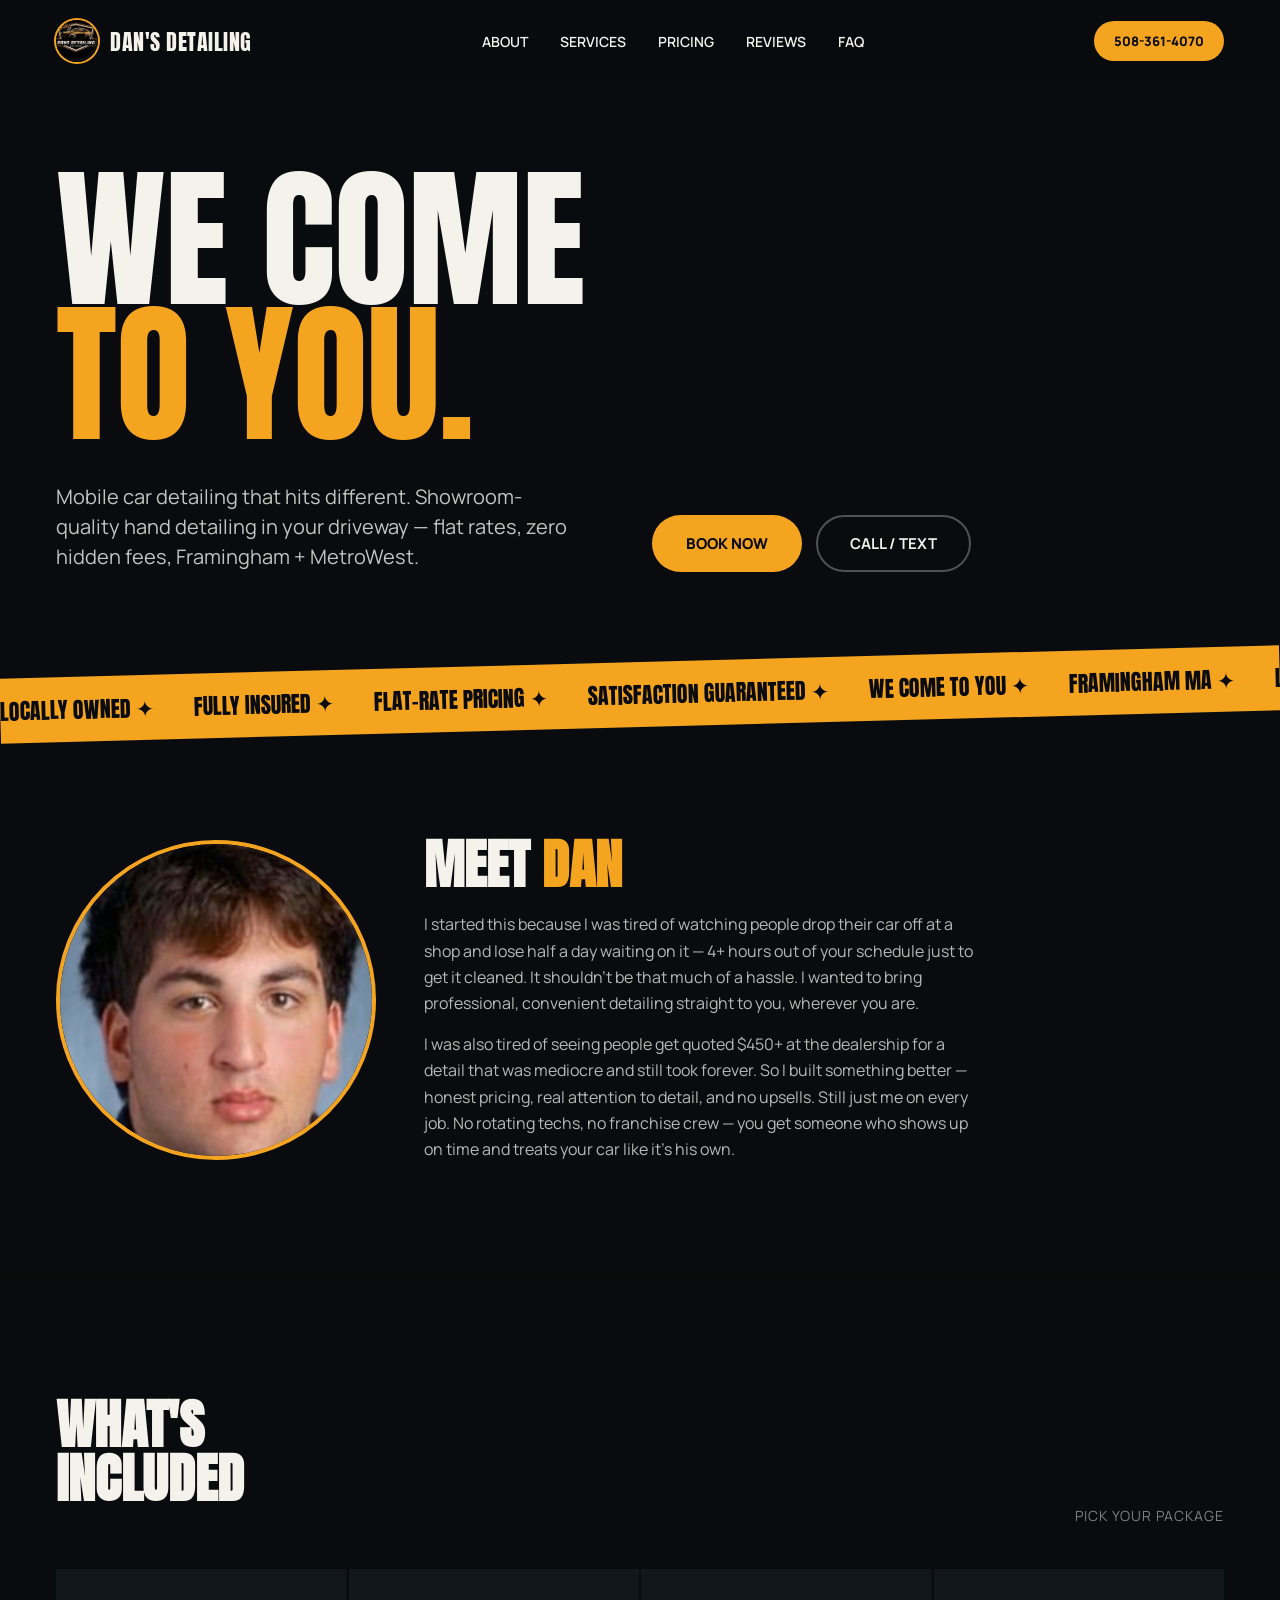
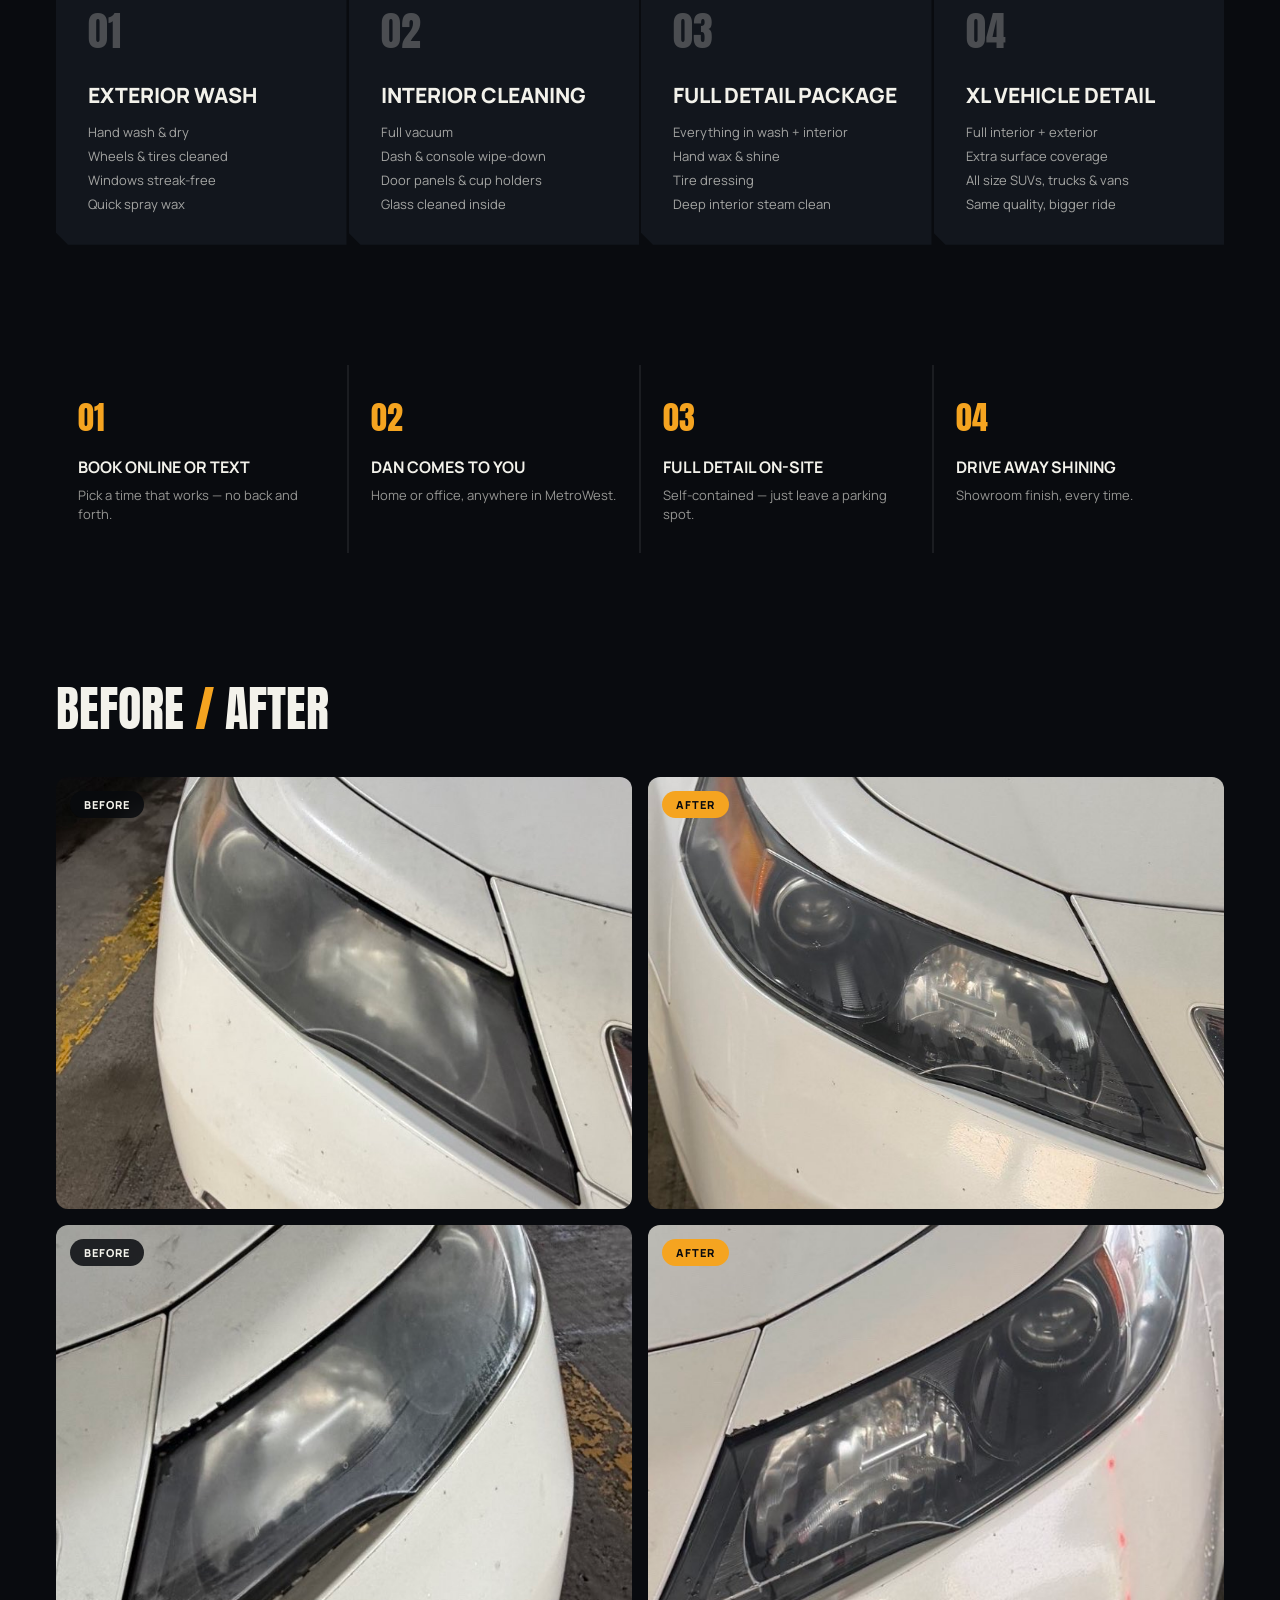
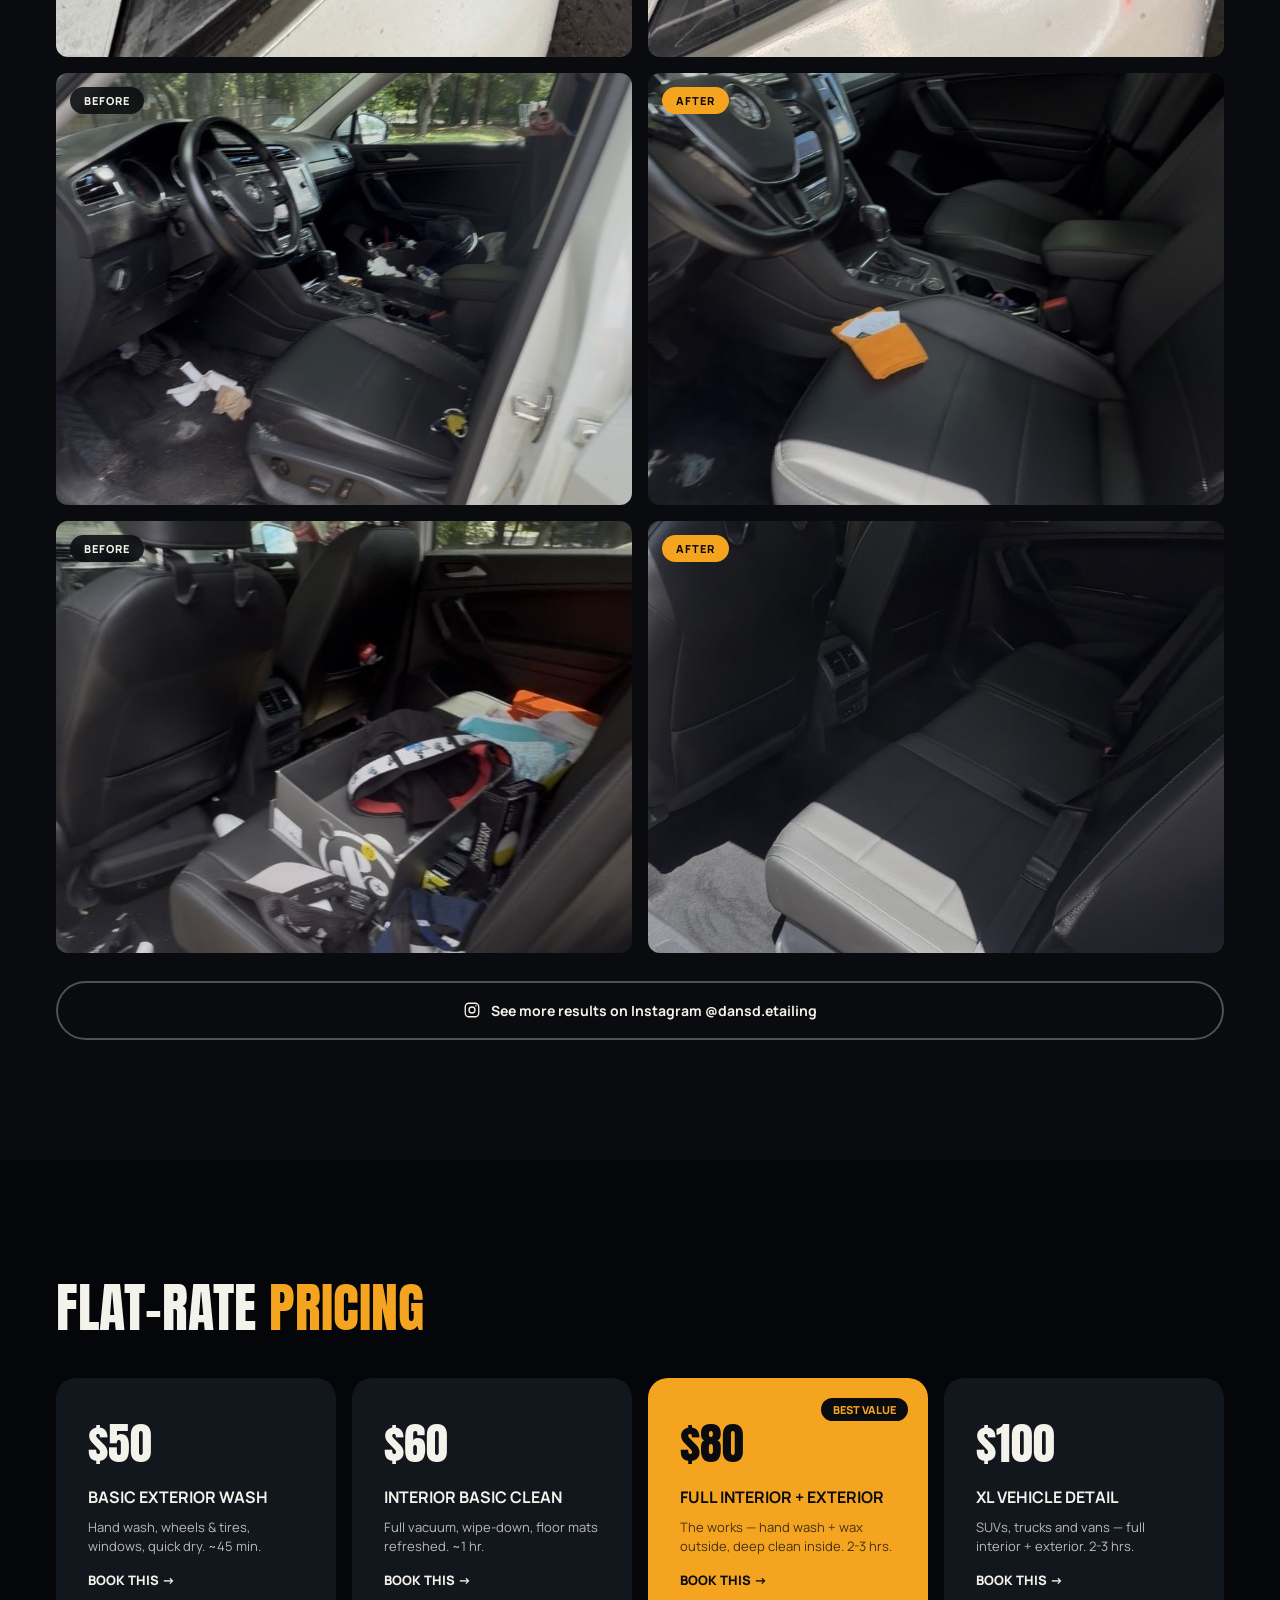
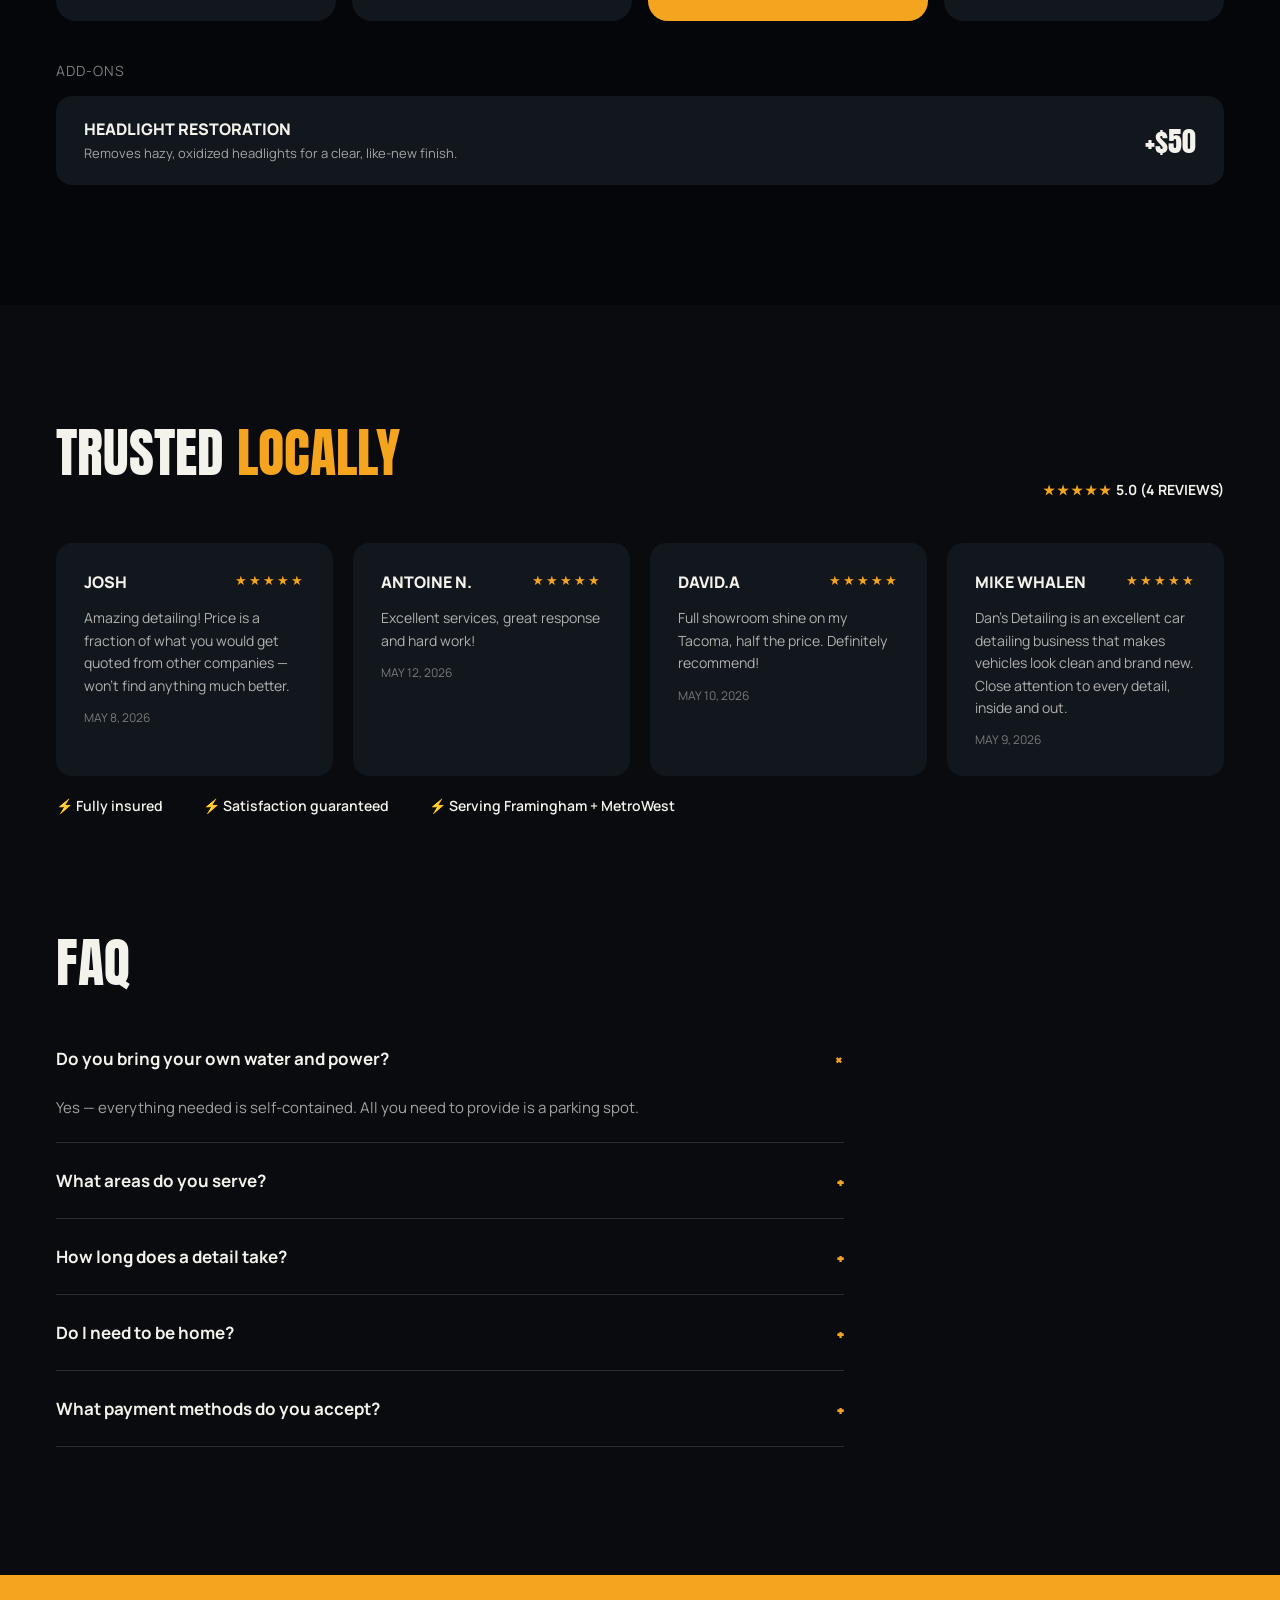
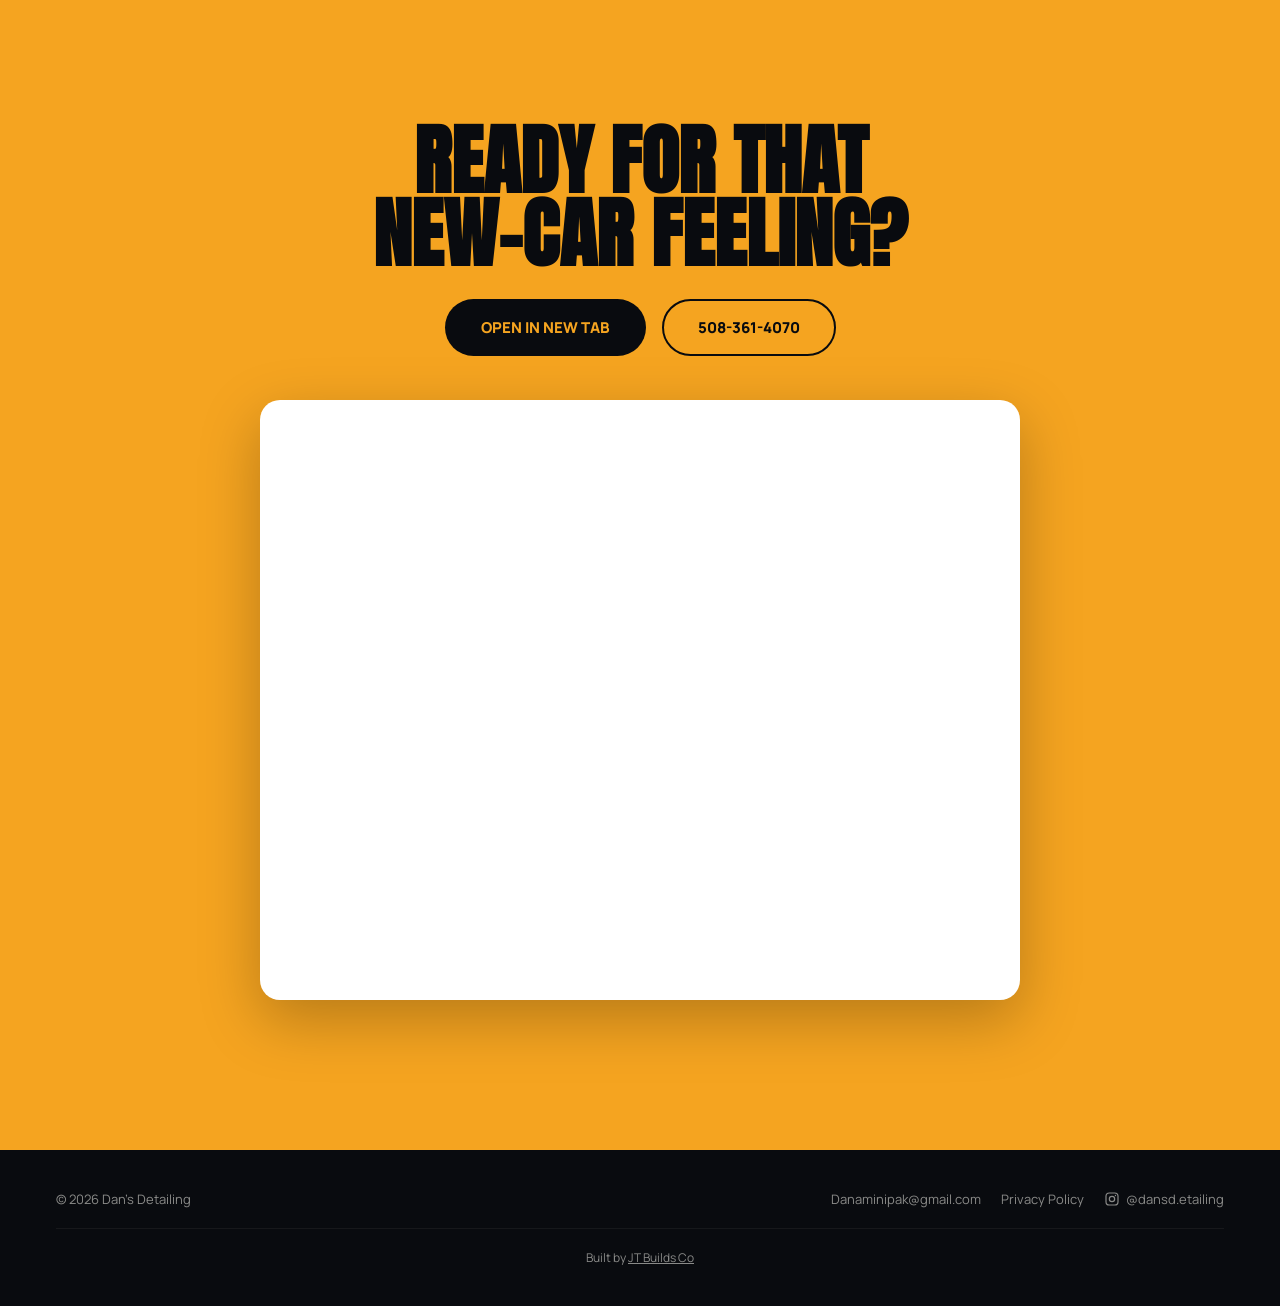
<file: index.html>
<!DOCTYPE html>
<html lang="en">
<head>
<meta charset="utf-8">
<meta name="viewport" content="width=device-width, initial-scale=1">
<title>Dan's Detailing | Mobile Car Detailing in Framingham &amp; MetroWest MA</title>
<meta name="description" content="Mobile car detailing that comes to you. Showroom-quality hand detailing in your driveway. Flat-rate pricing, fully insured, serving Framingham and MetroWest, MA.">
<link rel="icon" href="assets/dans-detailing-logo.jpg">
<link rel="preconnect" href="https://fonts.googleapis.com">
<link rel="preconnect" href="https://fonts.gstatic.com" crossorigin>
<link href="https://fonts.googleapis.com/css2?family=Anton&family=Manrope:wght@400;500;600;700;800&display=swap" rel="stylesheet">
<link rel="stylesheet" href="styles.css">
</head>
<body>

<nav class="nav">
  <div class="brand">
    <img src="assets/dans-detailing-logo.jpg" alt="Dan's Detailing logo" class="brand-logo" width="200" height="190">
    <span class="brand-name">Dan's Detailing</span>
  </div>
  <div class="nav-links">
    <a href="#about">About</a>
    <a href="#services">Services</a>
    <a href="#pricing">Pricing</a>
    <a href="#proof">Reviews</a>
    <a href="#faq">FAQ</a>
  </div>
  <a href="tel:5083614070" class="nav-phone">508-361-4070</a>
</nav>

<header class="hero">
  <div class="hero-title">
    <div>We Come</div>
    <div class="accent">To You.</div>
  </div>
  <div class="hero-row">
    <p class="hero-copy">Mobile car detailing that hits different. Showroom-quality hand detailing in your driveway — flat rates, zero hidden fees, Framingham + MetroWest.</p>
    <div class="hero-ctas">
      <a href="#book" class="btn btn-accent">Book Now</a>
      <a href="tel:5083614070" class="btn btn-outline">Call / Text</a>
    </div>
  </div>
</header>

<div class="marquee-wrap">
  <div class="marquee">
    <span>LOCALLY OWNED ✦</span>
    <span>FULLY INSURED ✦</span>
    <span>FLAT-RATE PRICING ✦</span>
    <span>SATISFACTION GUARANTEED ✦</span>
    <span>WE COME TO YOU ✦</span>
    <span>FRAMINGHAM MA ✦</span>
    <span>LOCALLY OWNED ✦</span>
    <span>FULLY INSURED ✦</span>
    <span>FLAT-RATE PRICING ✦</span>
    <span>SATISFACTION GUARANTEED ✦</span>
    <span>WE COME TO YOU ✦</span>
    <span>FRAMINGHAM MA ✦</span>
  </div>
</div>

<section id="about" class="about">
  <div class="reveal about-photo">
    <img src="assets/dan-headshot.jpg" alt="Dan, owner of Dan's Detailing" width="612" height="612" loading="lazy" decoding="async">
  </div>
  <div class="reveal">
    <h2 class="section-title">Meet <span class="accent">Dan</span></h2>
    <p class="body-copy">I started this because I was tired of watching people drop their car off at a shop and lose half a day waiting on it — 4+ hours out of your schedule just to get it cleaned. It shouldn't be that much of a hassle. I wanted to bring professional, convenient detailing straight to you, wherever you are.</p>
    <p class="body-copy">I was also tired of seeing people get quoted $450+ at the dealership for a detail that was mediocre and still took forever. So I built something better — honest pricing, real attention to detail, and no upsells. Still just me on every job. No rotating techs, no franchise crew — you get someone who shows up on time and treats your car like it's his own.</p>
  </div>
</section>

<section id="services" class="services">
  <div class="reveal section-head">
    <h2 class="section-title">What's<br>Included</h2>
    <div class="eyebrow">Pick your package</div>
  </div>
  <div class="card-grid">
    <div class="reveal card">
      <div class="card-n">01</div>
      <div class="card-title">Exterior Wash</div>
      <div class="card-items">
        <div>Hand wash &amp; dry</div>
        <div>Wheels &amp; tires cleaned</div>
        <div>Windows streak-free</div>
        <div>Quick spray wax</div>
      </div>
    </div>
    <div class="reveal card">
      <div class="card-n">02</div>
      <div class="card-title">Interior Cleaning</div>
      <div class="card-items">
        <div>Full vacuum</div>
        <div>Dash &amp; console wipe-down</div>
        <div>Door panels &amp; cup holders</div>
        <div>Glass cleaned inside</div>
      </div>
    </div>
    <div class="reveal card">
      <div class="card-n">03</div>
      <div class="card-title">Full Detail Package</div>
      <div class="card-items">
        <div>Everything in wash + interior</div>
        <div>Hand wax &amp; shine</div>
        <div>Tire dressing</div>
        <div>Deep interior steam clean</div>
      </div>
    </div>
    <div class="reveal card">
      <div class="card-n">04</div>
      <div class="card-title">XL Vehicle Detail</div>
      <div class="card-items">
        <div>Full interior + exterior</div>
        <div>Extra surface coverage</div>
        <div>All size SUVs, trucks &amp; vans</div>
        <div>Same quality, bigger ride</div>
      </div>
    </div>
  </div>
</section>

<section class="steps">
  <div class="reveal steps-grid">
    <div class="step">
      <div class="step-n">01</div>
      <div class="step-title">Book online or text</div>
      <div class="step-desc">Pick a time that works — no back and forth.</div>
    </div>
    <div class="step">
      <div class="step-n">02</div>
      <div class="step-title">Dan comes to you</div>
      <div class="step-desc">Home or office, anywhere in MetroWest.</div>
    </div>
    <div class="step">
      <div class="step-n">03</div>
      <div class="step-title">Full detail on-site</div>
      <div class="step-desc">Self-contained — just leave a parking spot.</div>
    </div>
    <div class="step">
      <div class="step-n">04</div>
      <div class="step-title">Drive away shining</div>
      <div class="step-desc">Showroom finish, every time.</div>
    </div>
  </div>
</section>

<section class="before-after">
  <div class="reveal ba-title">Before <span class="accent">/</span> After</div>
  <div class="reveal ba-grid">
    <div class="ba-photo">
      <img src="assets/headlight-before-1.jpeg" alt="Hazy, oxidized headlight before restoration" loading="lazy">
      <span class="ba-badge ba-badge-before">Before</span>
    </div>
    <div class="ba-photo">
      <img src="assets/headlight-after-1.jpeg" alt="Clear, restored headlight after detailing" loading="lazy">
      <span class="ba-badge ba-badge-after">After</span>
    </div>
  </div>
  <div class="reveal ba-grid">
    <div class="ba-photo">
      <img src="assets/headlight-before-2.jpeg" alt="Hazy, oxidized headlight before restoration" loading="lazy">
      <span class="ba-badge ba-badge-before">Before</span>
    </div>
    <div class="ba-photo">
      <img src="assets/headlight-after-2.jpeg" alt="Clear, restored headlight after detailing" loading="lazy">
      <span class="ba-badge ba-badge-after">After</span>
    </div>
  </div>
  <div class="reveal ba-grid">
    <div class="ba-photo">
      <img src="assets/interior-before-1.jpeg" alt="Cluttered, dirty front seat interior before detailing" loading="lazy">
      <span class="ba-badge ba-badge-before">Before</span>
    </div>
    <div class="ba-photo">
      <img src="assets/interior-after-1.jpeg" alt="Clean front seat interior after detailing" loading="lazy">
      <span class="ba-badge ba-badge-after">After</span>
    </div>
  </div>
  <div class="reveal ba-grid">
    <div class="ba-photo">
      <img src="assets/interior-before-2.jpeg" alt="Cluttered rear seat interior before detailing" loading="lazy">
      <span class="ba-badge ba-badge-before">Before</span>
    </div>
    <div class="ba-photo">
      <img src="assets/interior-after-2.jpeg" alt="Clean rear seat interior after detailing" loading="lazy">
      <span class="ba-badge ba-badge-after">After</span>
    </div>
  </div>
  <a href="https://www.instagram.com/dansd.etailing/" target="_blank" rel="noopener" class="reveal ba-more">
    <svg class="ig-icon" viewBox="0 0 24 24" fill="none" stroke="currentColor" stroke-width="1.8" aria-hidden="true">
      <rect x="3" y="3" width="18" height="18" rx="5"/>
      <circle cx="12" cy="12" r="4"/>
      <circle cx="17.2" cy="6.8" r="1" fill="currentColor" stroke="none"/>
    </svg>
    <span>See more results on Instagram @dansd.etailing</span>
  </a>
</section>

<section id="pricing" class="pricing">
  <div class="reveal section-title">Flat-Rate <span class="accent">Pricing</span></div>
  <div class="reveal pricing-grid">
    <a href="#book" class="price-card">
      <div class="price">$50</div>
      <div class="price-title">Basic Exterior Wash</div>
      <div class="price-desc">Hand wash, wheels &amp; tires, windows, quick dry. ~45 min.</div>
      <div class="price-cta">Book This →</div>
    </a>
    <a href="#book" class="price-card">
      <div class="price">$60</div>
      <div class="price-title">Interior Basic Clean</div>
      <div class="price-desc">Full vacuum, wipe-down, floor mats refreshed. ~1 hr.</div>
      <div class="price-cta">Book This →</div>
    </a>
    <a href="#book" class="price-card price-card-accent">
      <div class="price-tag">Best Value</div>
      <div class="price">$80</div>
      <div class="price-title">Full Interior + Exterior</div>
      <div class="price-desc">The works — hand wash + wax outside, deep clean inside. 2-3 hrs.</div>
      <div class="price-cta">Book This →</div>
    </a>
    <a href="#book" class="price-card">
      <div class="price">$100</div>
      <div class="price-title">XL Vehicle Detail</div>
      <div class="price-desc">SUVs, trucks and vans — full interior + exterior. 2-3 hrs.</div>
      <div class="price-cta">Book This →</div>
    </a>
  </div>

  <div class="reveal addons">
    <div class="eyebrow addons-eyebrow">Add-Ons</div>
    <a href="#book" class="addon-card">
      <div class="addon-info">
        <div class="addon-title">Headlight Restoration</div>
        <div class="addon-desc">Removes hazy, oxidized headlights for a clear, like-new finish.</div>
      </div>
      <div class="addon-price">+$50</div>
    </a>
  </div>
</section>

<section id="proof" class="proof">
  <div class="reveal section-head">
    <div class="section-title">Trusted <span class="accent">Locally</span></div>
    <div class="rating"><span class="stars">★★★★★</span> 5.0 (4 REVIEWS)</div>
  </div>
  <div class="reveal review-grid">
    <div class="review-card">
      <div class="review-head">
        <div class="review-name">Josh</div>
        <div class="stars">★★★★★</div>
      </div>
      <p class="review-text">Amazing detailing! Price is a fraction of what you would get quoted from other companies — won't find anything much better.</p>
      <div class="review-date">May 8, 2026</div>
    </div>
    <div class="review-card">
      <div class="review-head">
        <div class="review-name">Antoine N.</div>
        <div class="stars">★★★★★</div>
      </div>
      <p class="review-text">Excellent services, great response and hard work!</p>
      <div class="review-date">May 12, 2026</div>
    </div>
    <div class="review-card">
      <div class="review-head">
        <div class="review-name">David.A</div>
        <div class="stars">★★★★★</div>
      </div>
      <p class="review-text">Full showroom shine on my Tacoma, half the price. Definitely recommend!</p>
      <div class="review-date">May 10, 2026</div>
    </div>
    <div class="review-card">
      <div class="review-head">
        <div class="review-name">Mike Whalen</div>
        <div class="stars">★★★★★</div>
      </div>
      <p class="review-text">Dan's Detailing is an excellent car detailing business that makes vehicles look clean and brand new. Close attention to every detail, inside and out.</p>
      <div class="review-date">May 9, 2026</div>
    </div>
  </div>
  <div class="reveal trust-row">
    <div>⚡ Fully insured</div>
    <div>⚡ Satisfaction guaranteed</div>
    <div>⚡ Serving Framingham + MetroWest</div>
  </div>
</section>

<section id="faq" class="faq">
  <div class="reveal section-title">FAQ</div>
  <div class="faq-list">
    <div class="faq-item open">
      <button class="faq-q" type="button">
        <span>Do you bring your own water and power?</span>
        <span class="faq-icon">+</span>
      </button>
      <div class="faq-a">Yes — everything needed is self-contained. All you need to provide is a parking spot.</div>
    </div>
    <div class="faq-item">
      <button class="faq-q" type="button">
        <span>What areas do you serve?</span>
        <span class="faq-icon">+</span>
      </button>
      <div class="faq-a">Framingham and the surrounding MetroWest area.</div>
    </div>
    <div class="faq-item">
      <button class="faq-q" type="button">
        <span>How long does a detail take?</span>
        <span class="faq-icon">+</span>
      </button>
      <div class="faq-a">A basic wash is about 45 minutes; a full detail typically takes 2–3 hours.</div>
    </div>
    <div class="faq-item">
      <button class="faq-q" type="button">
        <span>Do I need to be home?</span>
        <span class="faq-icon">+</span>
      </button>
      <div class="faq-a">No — just leave the car accessible with keys nearby if needed.</div>
    </div>
    <div class="faq-item">
      <button class="faq-q" type="button">
        <span>What payment methods do you accept?</span>
        <span class="faq-icon">+</span>
      </button>
      <div class="faq-a">Cash, Venmo, and card — whatever is easiest for you.</div>
    </div>
  </div>
</section>

<section id="book" class="book">
  <h2 class="reveal book-title">Ready For That<br>New-Car Feeling?</h2>
  <div class="reveal book-ctas">
    <a href="https://calendar.google.com/calendar/appointments/schedules/AcZssZ0snKuk069Aq09EazbbbprxsKsT3vLlbb5fbZRLRY9-tLqItW1GGCU7SjmkUVPXi3ylEiM93yc1" target="_blank" rel="noopener" class="btn btn-dark">Open In New Tab</a>
    <a href="tel:5083614070" class="btn btn-outline-dark">508-361-4070</a>
  </div>
  <div class="reveal book-frame">
    <iframe src="https://calendar.google.com/calendar/appointments/schedules/AcZssZ0snKuk069Aq09EazbbbprxsKsT3vLlbb5fbZRLRY9-tLqItW1GGCU7SjmkUVPXi3ylEiM93yc1?gv=true" title="Book Dan's Detailing" loading="lazy"></iframe>
  </div>
</section>

<footer class="footer">
  <div class="footer-row">
    <div>© 2026 Dan's Detailing</div>
    <div class="footer-links">
      <a href="mailto:Danaminipak@gmail.com">Danaminipak@gmail.com</a>
      <a href="privacy.html">Privacy Policy</a>
      <a href="https://www.instagram.com/dansd.etailing/" target="_blank" rel="noopener" class="ig-link">
        <svg class="ig-icon" viewBox="0 0 24 24" fill="none" stroke="currentColor" stroke-width="1.8" aria-hidden="true">
          <rect x="3" y="3" width="18" height="18" rx="5"/>
          <circle cx="12" cy="12" r="4"/>
          <circle cx="17.2" cy="6.8" r="1" fill="currentColor" stroke="none"/>
        </svg>
        <span>@dansd.etailing</span>
      </a>
    </div>
  </div>
  <div class="credit">Built by <a href="https://jtbuildsco.com" target="_blank" rel="noopener">JT Builds Co</a></div>
</footer>

<script src="script.js"></script>
</body>
</html>
</file>
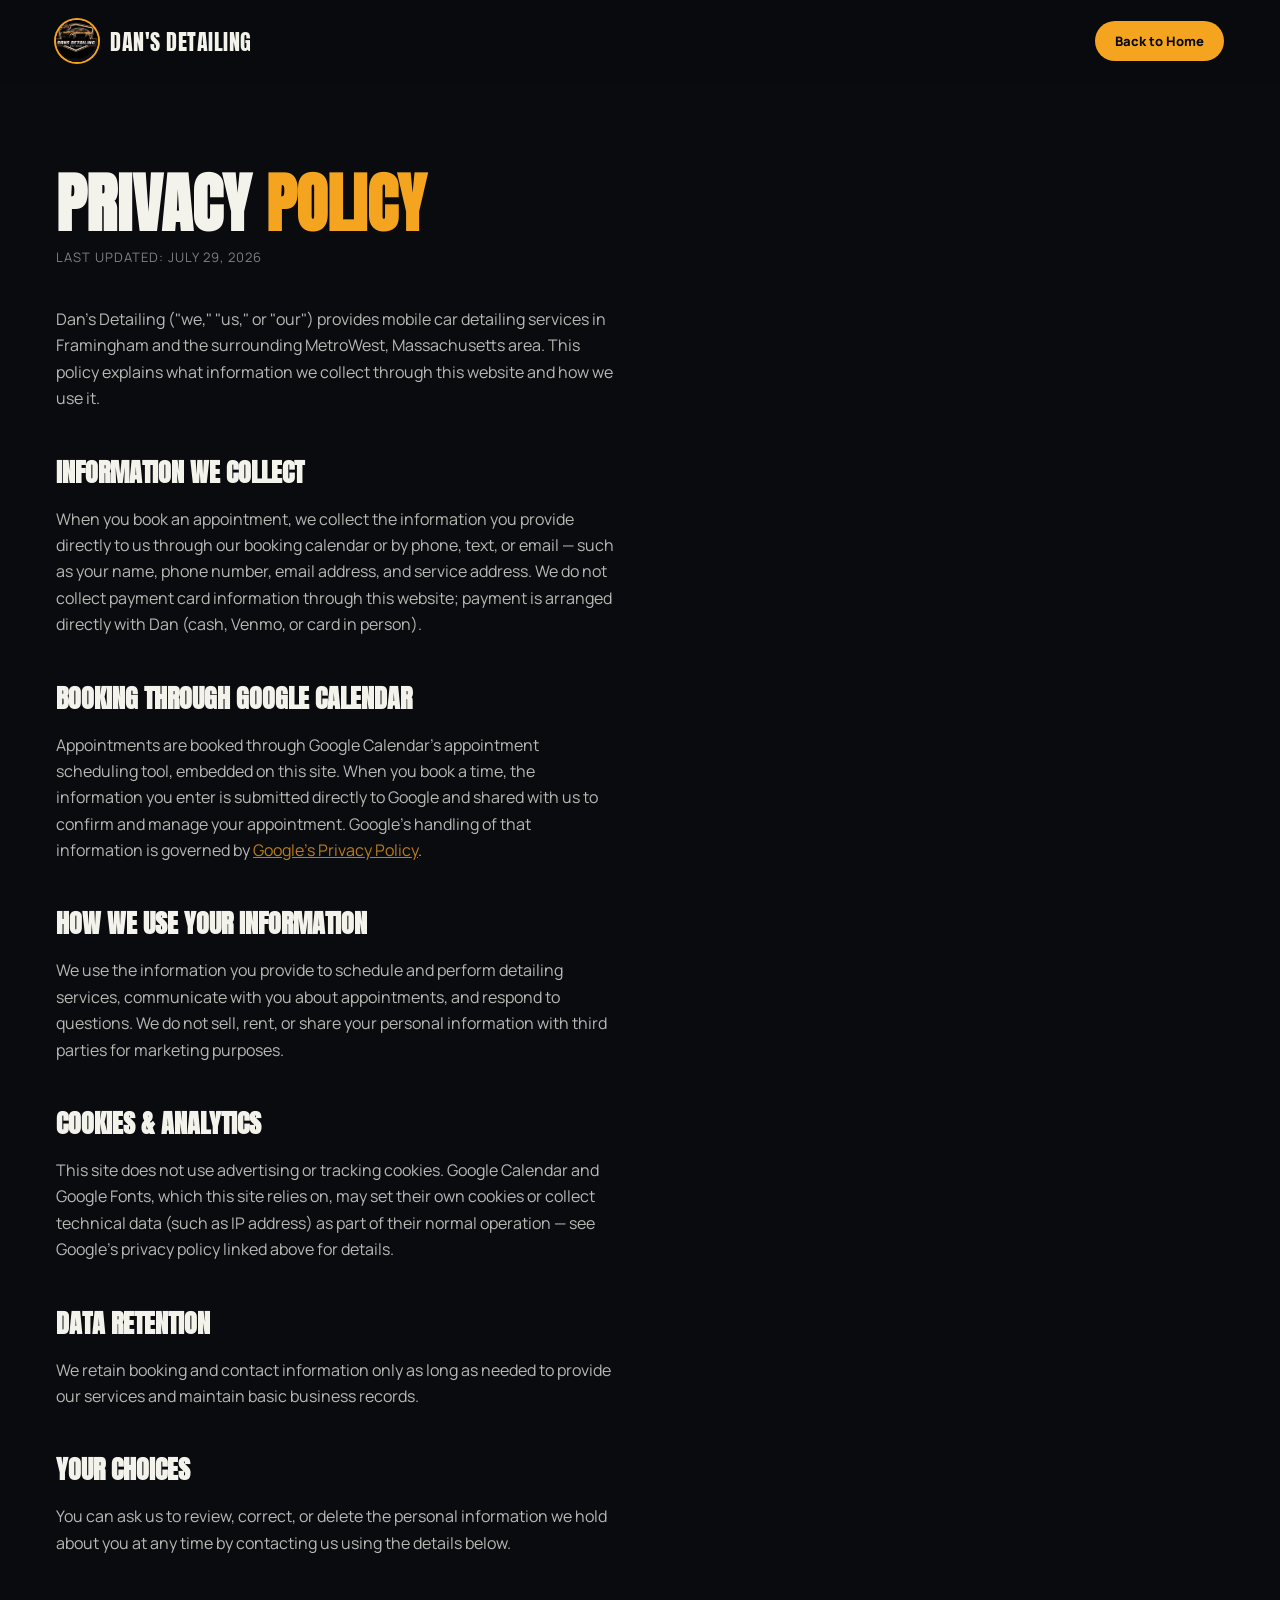
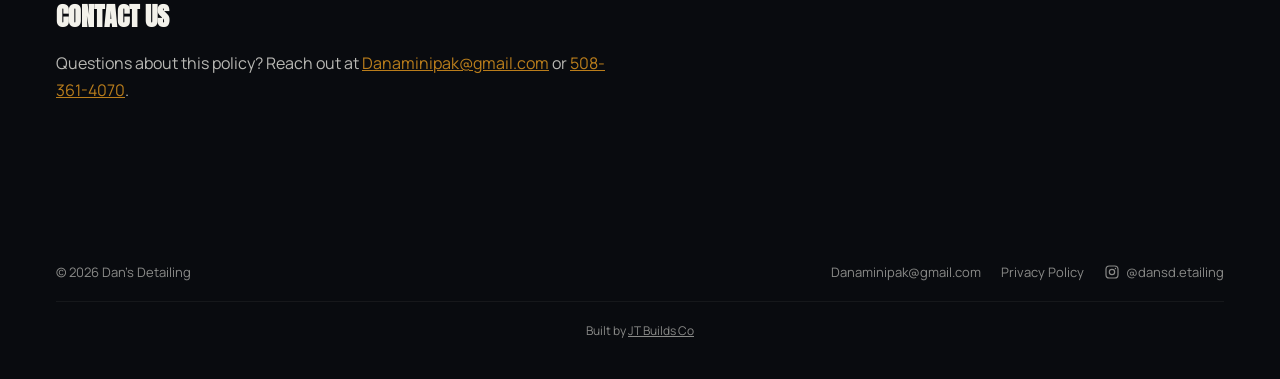
<file: privacy.html>
<!DOCTYPE html>
<html lang="en">
<head>
<meta charset="utf-8">
<meta name="viewport" content="width=device-width, initial-scale=1">
<title>Privacy Policy | Dan's Detailing</title>
<meta name="description" content="Privacy policy for Dan's Detailing, mobile car detailing in Framingham and MetroWest, MA.">
<link rel="icon" href="assets/dans-detailing-logo.jpg">
<link rel="preconnect" href="https://fonts.googleapis.com">
<link rel="preconnect" href="https://fonts.gstatic.com" crossorigin>
<link href="https://fonts.googleapis.com/css2?family=Anton&family=Manrope:wght@400;500;600;700;800&display=swap" rel="stylesheet">
<link rel="stylesheet" href="styles.css">
</head>
<body>

<nav class="nav">
  <div class="brand">
    <a href="index.html" style="display:flex;align-items:center;gap:12px;">
      <img src="assets/dans-detailing-logo.jpg" alt="Dan's Detailing logo" class="brand-logo" width="200" height="190">
      <span class="brand-name">Dan's Detailing</span>
    </a>
  </div>
  <a href="index.html" class="nav-phone">Back to Home</a>
</nav>

<section class="legal">
  <h1 class="legal-title">Privacy <span class="accent">Policy</span></h1>
  <p class="legal-updated">Last updated: July 29, 2026</p>

  <p class="body-copy">Dan's Detailing ("we," "us," or "our") provides mobile car detailing services in Framingham and the surrounding MetroWest, Massachusetts area. This policy explains what information we collect through this website and how we use it.</p>

  <h2 class="legal-heading">Information We Collect</h2>
  <p class="body-copy">When you book an appointment, we collect the information you provide directly to us through our booking calendar or by phone, text, or email — such as your name, phone number, email address, and service address. We do not collect payment card information through this website; payment is arranged directly with Dan (cash, Venmo, or card in person).</p>

  <h2 class="legal-heading">Booking Through Google Calendar</h2>
  <p class="body-copy">Appointments are booked through Google Calendar's appointment scheduling tool, embedded on this site. When you book a time, the information you enter is submitted directly to Google and shared with us to confirm and manage your appointment. Google's handling of that information is governed by <a href="https://policies.google.com/privacy" target="_blank" rel="noopener">Google's Privacy Policy</a>.</p>

  <h2 class="legal-heading">How We Use Your Information</h2>
  <p class="body-copy">We use the information you provide to schedule and perform detailing services, communicate with you about appointments, and respond to questions. We do not sell, rent, or share your personal information with third parties for marketing purposes.</p>

  <h2 class="legal-heading">Cookies &amp; Analytics</h2>
  <p class="body-copy">This site does not use advertising or tracking cookies. Google Calendar and Google Fonts, which this site relies on, may set their own cookies or collect technical data (such as IP address) as part of their normal operation — see Google's privacy policy linked above for details.</p>

  <h2 class="legal-heading">Data Retention</h2>
  <p class="body-copy">We retain booking and contact information only as long as needed to provide our services and maintain basic business records.</p>

  <h2 class="legal-heading">Your Choices</h2>
  <p class="body-copy">You can ask us to review, correct, or delete the personal information we hold about you at any time by contacting us using the details below.</p>

  <h2 class="legal-heading">Contact Us</h2>
  <p class="body-copy">Questions about this policy? Reach out at <a href="mailto:Danaminipak@gmail.com">Danaminipak@gmail.com</a> or <a href="tel:5083614070">508-361-4070</a>.</p>
</section>

<footer class="footer">
  <div class="footer-row">
    <div>© 2026 Dan's Detailing</div>
    <div class="footer-links">
      <a href="mailto:Danaminipak@gmail.com">Danaminipak@gmail.com</a>
      <a href="privacy.html">Privacy Policy</a>
      <a href="https://www.instagram.com/dansd.etailing/" target="_blank" rel="noopener" class="ig-link">
        <svg class="ig-icon" viewBox="0 0 24 24" fill="none" stroke="currentColor" stroke-width="1.8" aria-hidden="true">
          <rect x="3" y="3" width="18" height="18" rx="5"/>
          <circle cx="12" cy="12" r="4"/>
          <circle cx="17.2" cy="6.8" r="1" fill="currentColor" stroke="none"/>
        </svg>
        <span>@dansd.etailing</span>
      </a>
    </div>
  </div>
  <div class="credit">Built by <a href="https://jtbuildsco.com" target="_blank" rel="noopener">JT Builds Co</a></div>
</footer>

</body>
</html>
</file>
<file: styles.css>
:root {
  --bg: oklch(15% 0.01 260);
  --bg-2: oklch(20% 0.015 260);
  --bg-3: oklch(12% 0.01 260);
  --fg: oklch(96% 0.01 100);
  --accent: oklch(78% 0.16 72);
}

* { box-sizing: border-box; }

html { scroll-behavior: smooth; }

body {
  margin: 0;
  background: var(--bg);
  color: var(--fg);
  font-family: 'Manrope', sans-serif;
  overflow-x: hidden;
}

a { color: inherit; text-decoration: none; }

::selection { background: var(--accent); color: var(--bg); }

.accent { color: var(--accent); }

@keyframes marquee {
  from { transform: translateX(0); }
  to { transform: translateX(-50%); }
}

@keyframes fadeUp {
  from { opacity: 0; transform: translateY(36px); }
  to { opacity: 1; transform: none; }
}

.reveal {
  animation: fadeUp .9s cubic-bezier(.2,.8,.2,1) both;
}
@supports (animation-timeline: view()) {
  .reveal {
    animation-timeline: view();
    animation-range: entry 0% cover 25%;
  }
}

.btn {
  display: inline-block;
  border-radius: 999px;
  font-weight: 800;
  text-transform: uppercase;
  font-size: 15px;
}
.btn-accent { background: var(--accent); color: var(--bg); padding: 18px 34px; }
.btn-outline { border: 2px solid oklch(96% 0.01 100 / 0.3); padding: 16px 32px; font-weight: 700; }
.btn-dark { background: var(--bg); color: var(--accent); padding: 18px 36px; }
.btn-outline-dark { border: 2px solid var(--bg); padding: 16px 34px; }

/* Nav */
.nav {
  position: sticky;
  top: 0;
  z-index: 50;
  display: flex;
  align-items: center;
  justify-content: space-between;
  gap: 20px;
  flex-wrap: wrap;
  padding: 20px clamp(20px, 5vw, 56px);
  background: oklch(15% 0.01 260 / 0.85);
  backdrop-filter: blur(10px);
}
.brand { display: flex; align-items: center; gap: 12px; }
.brand-logo { width: 42px; height: 42px; border-radius: 50%; display: block; object-fit: cover; box-shadow: 0 0 0 2px var(--accent); }
.brand-name { font-family: 'Anton', sans-serif; font-size: 22px; letter-spacing: 0.5px; text-transform: uppercase; }
.nav-links { display: flex; gap: clamp(14px, 3vw, 32px); font-size: 14px; font-weight: 600; flex-wrap: wrap; text-transform: uppercase; }
.nav-phone { background: var(--accent); color: var(--bg); font-size: 13px; font-weight: 800; padding: 11px 20px; border-radius: 999px; }

/* Hero */
.hero { position: relative; padding: clamp(50px, 8vw, 90px) clamp(20px, 5vw, 56px) 0; }
.hero-title {
  font-family: 'Anton', sans-serif;
  font-size: clamp(52px, 12vw, 168px);
  line-height: 0.88;
  text-transform: uppercase;
  letter-spacing: -1px;
}
.hero-row {
  display: grid;
  grid-template-columns: repeat(auto-fit, minmax(280px, 1fr));
  gap: 24px;
  margin-top: 40px;
  align-items: end;
}
.hero-copy { font-size: clamp(16px, 1.8vw, 20px); line-height: 1.5; opacity: 0.8; max-width: 44ch; margin: 0; }
.hero-ctas { display: flex; gap: 14px; flex-wrap: wrap; justify-self: start; }

/* Marquee */
.marquee-wrap {
  margin-top: clamp(50px, 8vw, 90px);
  transform: rotate(-1.5deg);
  background: var(--accent);
  overflow: hidden;
  padding: 16px 0;
}
.marquee {
  display: flex;
  gap: 40px;
  white-space: nowrap;
  animation: marquee 18s linear infinite;
  width: max-content;
}
.marquee span {
  font-family: 'Anton', sans-serif;
  font-size: 22px;
  color: var(--bg);
  text-transform: uppercase;
}

/* About */
.about {
  padding: clamp(70px, 10vw, 110px) clamp(20px, 5vw, 56px);
  border-bottom: 4px solid oklch(15% 0 0);
  display: grid;
  grid-template-columns: minmax(220px, 320px) 1fr;
  gap: clamp(28px, 5vw, 48px);
  align-items: center;
}
.about-photo { border-radius: 50%; overflow: hidden; aspect-ratio: 1; border: 4px solid var(--accent); }
.about-photo img { width: 100%; height: 100%; object-fit: cover; display: block; }
.section-title { font-family: 'Anton', sans-serif; font-size: clamp(30px, 4.4vw, 54px); text-transform: uppercase; margin: 0 0 20px; line-height: 1; }
.body-copy { font-size: 16px; line-height: 1.65; opacity: 0.75; max-width: 56ch; margin: 0 0 14px; }
.body-copy:last-child { margin-bottom: 0; }

/* Services */
.services { padding: clamp(70px, 10vw, 120px) clamp(20px, 5vw, 56px); }
.section-head { display: flex; justify-content: space-between; align-items: flex-end; flex-wrap: wrap; gap: 16px; margin-bottom: 44px; }
.eyebrow { font-size: 14px; opacity: 0.5; text-transform: uppercase; letter-spacing: 1px; }
.card-grid { display: grid; grid-template-columns: repeat(auto-fit, minmax(260px, 1fr)); gap: 2px; }
.card {
  background: var(--bg-2);
  padding: 32px;
  transition: background .3s, color .3s;
  clip-path: polygon(0 0, 100% 0, 100% 100%, 12px 100%, 0 calc(100% - 12px));
}
.card:hover { background: var(--accent); color: var(--bg); }
.card:hover .card-items { opacity: 0.7; }
.card-n { font-family: 'Anton', sans-serif; font-size: 40px; opacity: 0.25; margin-bottom: 20px; }
.card-title { font-size: 21px; font-weight: 800; margin-bottom: 14px; text-transform: uppercase; }
.card-items { display: flex; flex-direction: column; gap: 6px; font-size: 13px; opacity: 0.65; }

/* Steps */
.steps { padding: 0 clamp(20px, 5vw, 56px) clamp(70px, 10vw, 120px); }
.steps-grid { display: flex; flex-wrap: wrap; gap: 2px; background: oklch(96% 0.01 100 / 0.08); }
.step { flex: 1 1 200px; background: var(--bg); padding: 28px 22px; }
.step-n { font-family: 'Anton', sans-serif; font-size: 32px; color: var(--accent); margin-bottom: 14px; }
.step-title { font-weight: 700; font-size: 16px; margin-bottom: 8px; text-transform: uppercase; }
.step-desc { font-size: 13px; opacity: 0.6; line-height: 1.5; }

/* Before / After */
.before-after { padding: 0 clamp(20px, 5vw, 56px) clamp(70px, 10vw, 120px); }
.ba-title { font-family: 'Anton', sans-serif; font-size: clamp(28px, 4vw, 48px); text-transform: uppercase; margin-bottom: 32px; }
.ba-grid { display: grid; grid-template-columns: repeat(auto-fit, minmax(280px, 1fr)); gap: 16px; }
.ba-grid + .ba-grid { margin-top: 16px; }
.ba-photo {
  position: relative;
  aspect-ratio: 4 / 3;
  border-radius: 12px;
  overflow: hidden;
  background: var(--bg-2);
}
.ba-photo img { width: 100%; height: 100%; object-fit: cover; display: block; }
.ba-badge {
  position: absolute;
  top: 14px;
  left: 14px;
  font-size: 11px;
  font-weight: 800;
  letter-spacing: 1px;
  text-transform: uppercase;
  padding: 6px 14px;
  border-radius: 999px;
}
.ba-badge-before { background: oklch(15% 0.01 260 / 0.85); color: var(--fg); backdrop-filter: blur(4px); }
.ba-badge-after { background: var(--accent); color: var(--bg); }
.ba-more {
  display: flex;
  align-items: center;
  justify-content: center;
  gap: 10px;
  margin-top: 28px;
  padding: 18px;
  border: 2px solid oklch(96% 0.01 100 / 0.3);
  border-radius: 999px;
  font-weight: 700;
  font-size: 14px;
  text-align: center;
  transition: border-color .2s, color .2s;
}
.ba-more:hover { border-color: var(--accent); color: var(--accent); }
.ba-more .ig-icon { width: 18px; height: 18px; flex-shrink: 0; }

/* Pricing */
.pricing { padding: clamp(70px, 10vw, 120px) clamp(20px, 5vw, 56px); background: var(--bg-3); }
.pricing-grid { display: grid; grid-template-columns: repeat(auto-fit, minmax(240px, 1fr)); gap: 16px; margin-top: 44px; }
.price-card {
  display: block;
  background: var(--bg-2);
  color: var(--fg);
  padding: 32px;
  border-radius: 20px;
  position: relative;
  cursor: pointer;
}
.price-card-accent { background: var(--accent); color: var(--bg); }
.price-tag {
  position: absolute; top: 20px; right: 20px;
  font-size: 11px; font-weight: 800; text-transform: uppercase;
  background: var(--bg); color: var(--accent);
  padding: 4px 12px; border-radius: 999px;
}
.price { font-family: 'Anton', sans-serif; font-size: 44px; margin-bottom: 10px; }
.price-title { font-weight: 700; font-size: 16px; margin-bottom: 10px; text-transform: uppercase; }
.price-desc { font-size: 13px; opacity: 0.75; line-height: 1.5; margin-bottom: 14px; }
.price-cta { font-size: 13px; font-weight: 800; text-transform: uppercase; }

.addons { margin-top: 40px; }
.addons-eyebrow { margin-bottom: 16px; }
.addon-card {
  display: flex;
  align-items: center;
  justify-content: space-between;
  gap: 20px;
  flex-wrap: wrap;
  background: var(--bg-2);
  border-radius: 16px;
  padding: 22px 28px;
  cursor: pointer;
  transition: background .3s, color .3s;
}
.addon-card:hover { background: var(--accent); color: var(--bg); }
.addon-card:hover .addon-desc { opacity: 0.75; }
.addon-title { font-weight: 800; font-size: 16px; text-transform: uppercase; margin-bottom: 4px; }
.addon-desc { font-size: 13px; opacity: 0.65; line-height: 1.5; }
.addon-price { font-family: 'Anton', sans-serif; font-size: 28px; white-space: nowrap; }

/* Proof / Reviews */
.proof { padding: clamp(70px, 10vw, 120px) clamp(20px, 5vw, 56px); }
.rating { font-size: 14px; font-weight: 700; }
.stars { color: var(--accent); font-size: 13px; letter-spacing: 2px; white-space: nowrap; }
.review-grid { display: grid; grid-template-columns: repeat(auto-fit, minmax(260px, 1fr)); gap: 20px; margin-bottom: 20px; }
.review-card { background: var(--bg-2); padding: 28px; border-radius: 16px; }
.review-head { display: flex; justify-content: space-between; align-items: flex-start; gap: 12px; margin-bottom: 14px; }
.review-name { font-weight: 800; font-size: 16px; text-transform: uppercase; }
.review-text { opacity: 0.7; line-height: 1.6; margin: 0 0 12px; font-size: 14px; }
.review-date { font-size: 12px; opacity: 0.45; text-transform: uppercase; }
.trust-row { display: flex; gap: clamp(20px, 4vw, 40px); flex-wrap: wrap; font-weight: 600; font-size: 14px; }

/* FAQ */
.faq { padding: 0 clamp(20px, 5vw, 56px) clamp(80px, 10vw, 130px); max-width: 900px; }
.faq-list { margin-top: 32px; }
.faq-item { border-bottom: 1px solid oklch(96% 0.01 100 / 0.15); }
.faq-q {
  all: unset;
  display: flex;
  justify-content: space-between;
  align-items: center;
  padding: 22px 0;
  cursor: pointer;
  gap: 16px;
  width: 100%;
  box-sizing: border-box;
}
.faq-q span:first-child { font-size: 17px; font-weight: 700; }
.faq-icon { font-family: 'Anton', sans-serif; font-size: 20px; color: var(--accent); transition: transform .3s; display: inline-block; }
.faq-item.open .faq-icon { transform: rotate(45deg); }
.faq-a {
  font-size: 15px; opacity: 0.65; line-height: 1.6; max-width: 65ch;
  padding-bottom: 0;
  max-height: 0;
  overflow: hidden;
  transition: max-height .3s ease, padding-bottom .3s ease;
}
.faq-item.open .faq-a { max-height: 300px; padding-bottom: 22px; }

/* Book */
.book { padding: clamp(80px, 12vw, 150px) clamp(20px, 5vw, 56px); background: var(--accent); color: var(--bg); text-align: center; }
.book-title { font-family: 'Anton', sans-serif; font-size: clamp(34px, 6vw, 84px); text-transform: uppercase; margin: 0 0 28px; line-height: 0.95; }
.book-ctas { display: flex; gap: 16px; justify-content: center; flex-wrap: wrap; margin-bottom: 44px; }
.book-frame {
  max-width: 760px; margin: 0 auto;
  background: white; border-radius: 20px; overflow: hidden;
  box-shadow: 0 20px 60px oklch(0% 0 0 / 0.25);
}
.book-frame iframe { border: 0; width: 100%; height: 600px; display: block; }

/* Responsive */
@media (max-width: 640px) {
  .about { grid-template-columns: 1fr; }
  .about-photo { max-width: 240px; margin: 0 auto; }
  .hero-title { font-size: clamp(44px, 16vw, 96px); }
  .book-frame iframe { height: 480px; }
}

/* Legal pages */
.legal { padding: clamp(60px, 8vw, 90px) clamp(20px, 5vw, 56px) clamp(80px, 10vw, 120px); max-width: 760px; }
.legal-title { font-family: 'Anton', sans-serif; font-size: clamp(38px, 6vw, 64px); text-transform: uppercase; margin: 0 0 12px; line-height: 1; }
.legal-updated { font-size: 13px; opacity: 0.5; text-transform: uppercase; letter-spacing: 1px; margin: 0 0 40px; }
.legal-heading { font-family: 'Anton', sans-serif; font-size: clamp(20px, 2.6vw, 26px); text-transform: uppercase; margin: 40px 0 14px; }
.legal .body-copy a { color: var(--accent); text-decoration: underline; }

/* Footer */
.footer {
  padding: 40px clamp(20px, 5vw, 56px);
  font-size: 13px; opacity: 0.55;
}
.footer-row { display: flex; justify-content: space-between; gap: 16px; flex-wrap: wrap; }
.footer-links { display: flex; align-items: center; gap: 20px; flex-wrap: wrap; }
.credit {
  margin-top: 20px;
  padding-top: 20px;
  border-top: 1px solid oklch(96% 0.01 100 / 0.1);
  text-align: center;
  font-size: 12px;
}
.credit a { color: inherit; text-decoration: underline; transition: color .2s; }
.credit a:hover { color: var(--accent); }
.ig-link { display: flex; align-items: center; gap: 6px; transition: color .2s; }
.ig-link:hover { color: var(--accent); }
.ig-icon { width: 16px; height: 16px; flex-shrink: 0; }
</file>
